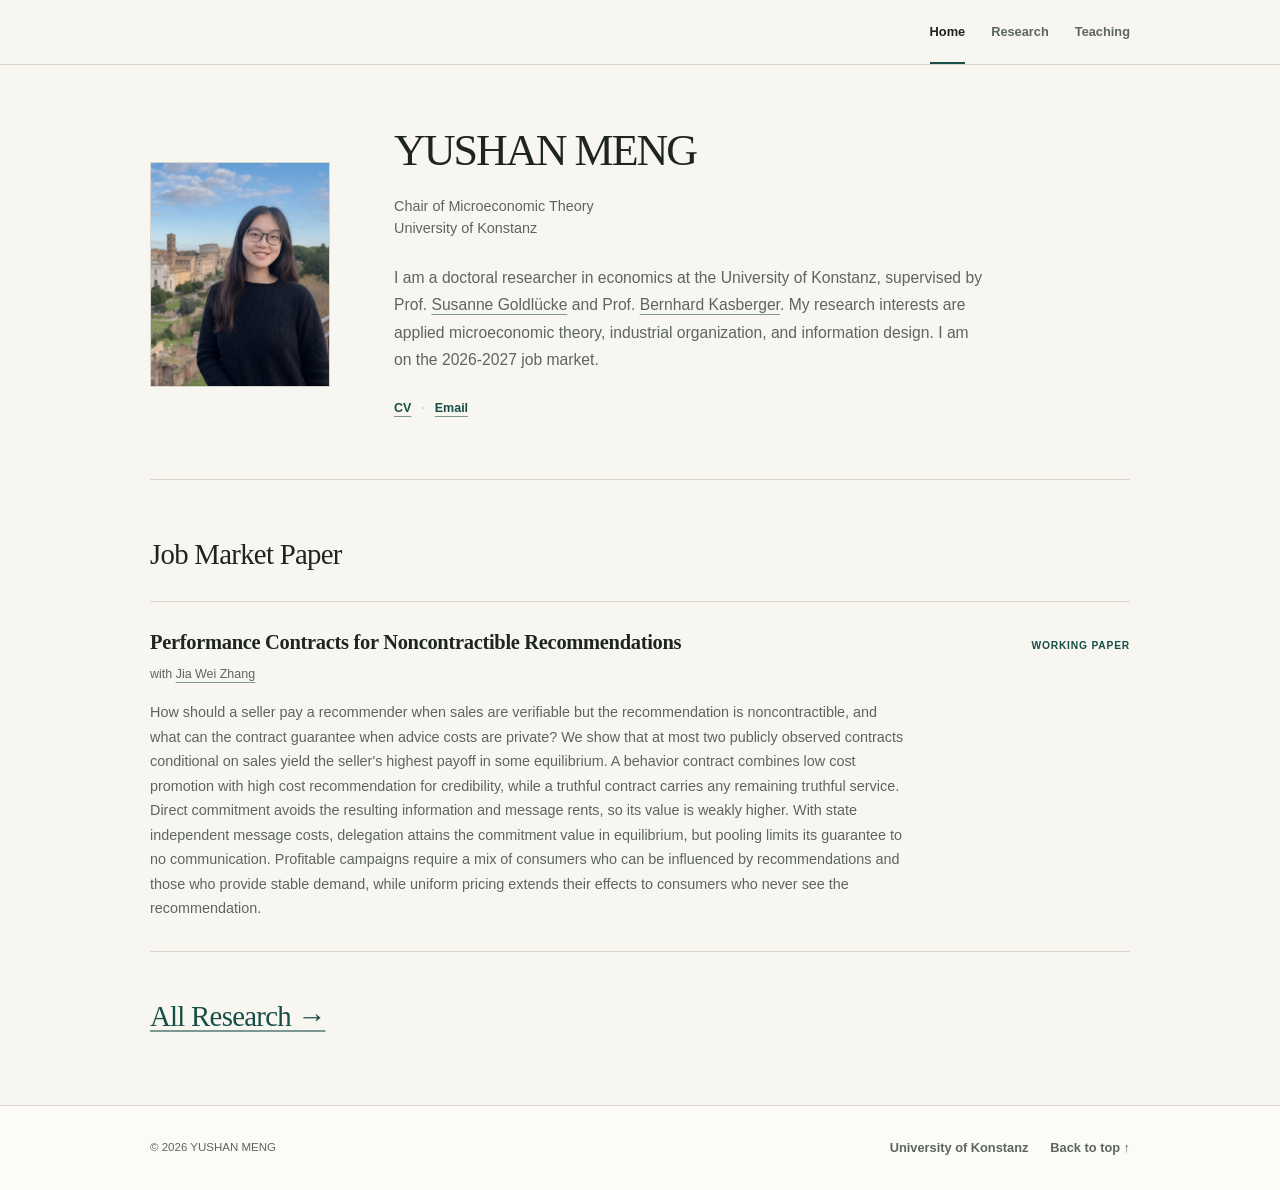
<file: index.html>
<!doctype html>
<html lang="en">
  <head>
    <meta charset="utf-8" />
    <meta name="viewport" content="width=device-width, initial-scale=1" />
    <meta
      name="description"
      content="YUSHAN MENG is a doctoral researcher in economics at the University of Konstanz."
    />
    <meta name="theme-color" content="#f8f6f1" />
    <link rel="canonical" href="https://yushanmeng.github.io/" />
    <meta property="og:title" content="YUSHAN MENG | Economics" />
    <meta
      property="og:description"
      content="Research and academic profile of YUSHAN MENG."
    />
    <meta property="og:type" content="website" />
    <meta property="og:url" content="https://yushanmeng.github.io/" />
    <meta
      property="og:image"
      content="https://yushanmeng.github.io/assets/yushan-meng-portrait.jpg"
    />
    <title>YUSHAN MENG | Economics</title>
    <link rel="icon" href="assets/favicon.svg" type="image/svg+xml" />
    <link rel="stylesheet" href="styles.css?v=20261111-1" />
  </head>
  <body>
    <a class="skip-link" href="#main-content">Skip to content</a>

    <header class="site-header">
      <div class="shell header-inner">
        <nav class="site-nav" aria-label="Primary navigation">
          <a class="active" href="index.html" aria-current="page">Home</a>
          <a href="research.html">Research</a>
          <a href="teaching.html">Teaching</a>
        </nav>
      </div>
    </header>

    <main id="main-content">
      <section class="profile shell" aria-labelledby="profile-name">
        <div class="profile-copy">
          <h1 id="profile-name">YUSHAN MENG</h1>
          <p class="affiliation">
            <a
              href="https://www.wiwi.uni-konstanz.de/goldluecke/goldluecke/"
              rel="external"
            >Chair of Microeconomic Theory</a><br />
            <a href="https://www.uni-konstanz.de/en/" rel="external">University of Konstanz</a>
          </p>
          <p class="profile-intro">
            I am a doctoral researcher in economics at the University of Konstanz,
            supervised by Prof.
            <a
              href="https://scholar.google.com/citations?user=0KGZBz8AAAAJ&amp;hl=de"
              rel="external noopener"
            >Susanne Goldlücke</a>
            and Prof.
            <a href="https://kasberger.github.io/" rel="external noopener">Bernhard Kasberger</a>.
            My research interests are applied microeconomic theory, industrial
            organization, and information design.
            I am on the 2026-2027 job market.
          </p>
          <div class="profile-links" aria-label="Contact links">
            <a href="assets/yushan-meng-cv-2026-11-16.pdf">CV</a>
            <a
              href="mailto:yushan.2.meng@uni-konstanz.de"
              aria-label="Email YUSHAN MENG at yushan.2.meng@uni-konstanz.de"
            >Email</a>
          </div>
        </div>

        <picture class="profile-photo">
          <source
            srcset="assets/yushan-meng-portrait-480.jpg 480w, assets/yushan-meng-portrait.jpg 1122w"
            sizes="(max-width: 680px) 150px, 180px"
            type="image/jpeg"
          />
          <img
            src="assets/yushan-meng-portrait.jpg"
            alt="Portrait of YUSHAN MENG"
            width="1122"
            height="1402"
            decoding="async"
            fetchpriority="high"
          />
        </picture>
      </section>

      <section class="home-section shell" id="research" aria-label="Research">
        <section class="home-research-group" aria-labelledby="job-market-paper-heading">
          <div class="section-title-row">
            <div>
              <h2 id="job-market-paper-heading">Job Market Paper</h2>
            </div>
          </div>

          <div class="research-list">
            <article class="research-item">
              <div class="paper-heading-row">
                <h3>
                  <a
                    href="https://drive.google.com/file/d/1t8I0Aw5IlfiXpZcfhOZvRgl4CzvBjS3E/view?usp=share_link"
                    rel="external noopener"
                  >Performance Contracts for Noncontractible Recommendations</a>
                </h3>
                <span class="paper-status">Working paper</span>
              </div>
              <p class="paper-meta">
                with <a href="https://jiaweizhang1.com/" rel="external noopener">Jia Wei Zhang</a>
              </p>
              <p class="paper-summary">
                How should a seller pay a recommender when sales are verifiable but the
                recommendation is noncontractible, and what can the contract guarantee
                when advice costs are private? We show that at most two publicly observed
                contracts conditional on sales yield the seller's highest payoff in some
                equilibrium. A behavior contract combines low cost promotion with high
                cost recommendation for credibility, while a truthful contract carries
                any remaining truthful service. Direct commitment avoids the resulting
                information and message rents, so its value is weakly higher. With state
                independent message costs, delegation attains the commitment value in
                equilibrium, but pooling limits its guarantee to no communication.
                Profitable campaigns require a mix of consumers who can be influenced by
                recommendations and those who provide stable demand, while uniform pricing
                extends their effects to consumers who never see the recommendation.
              </p>
            </article>
          </div>
        </section>

        <section class="home-research-group" aria-labelledby="all-research-heading">
          <div class="section-title-row section-title-row--standalone">
            <div>
              <h2 id="all-research-heading">
                <a class="section-heading-link" href="research.html">All Research <span aria-hidden="true">→</span></a>
              </h2>
            </div>
          </div>
        </section>
      </section>
    </main>

    <footer class="site-footer">
      <div class="shell footer-inner">
        <p>© <span id="year">2026</span> YUSHAN MENG</p>
        <div class="footer-links">
          <a href="https://www.uni-konstanz.de/en/" rel="external noopener">University of Konstanz</a>
          <a href="#main-content">Back to top ↑</a>
        </div>
      </div>
    </footer>

    <script>
      document.getElementById("year").textContent = new Date().getFullYear();
    </script>
  </body>
</html>
</file>
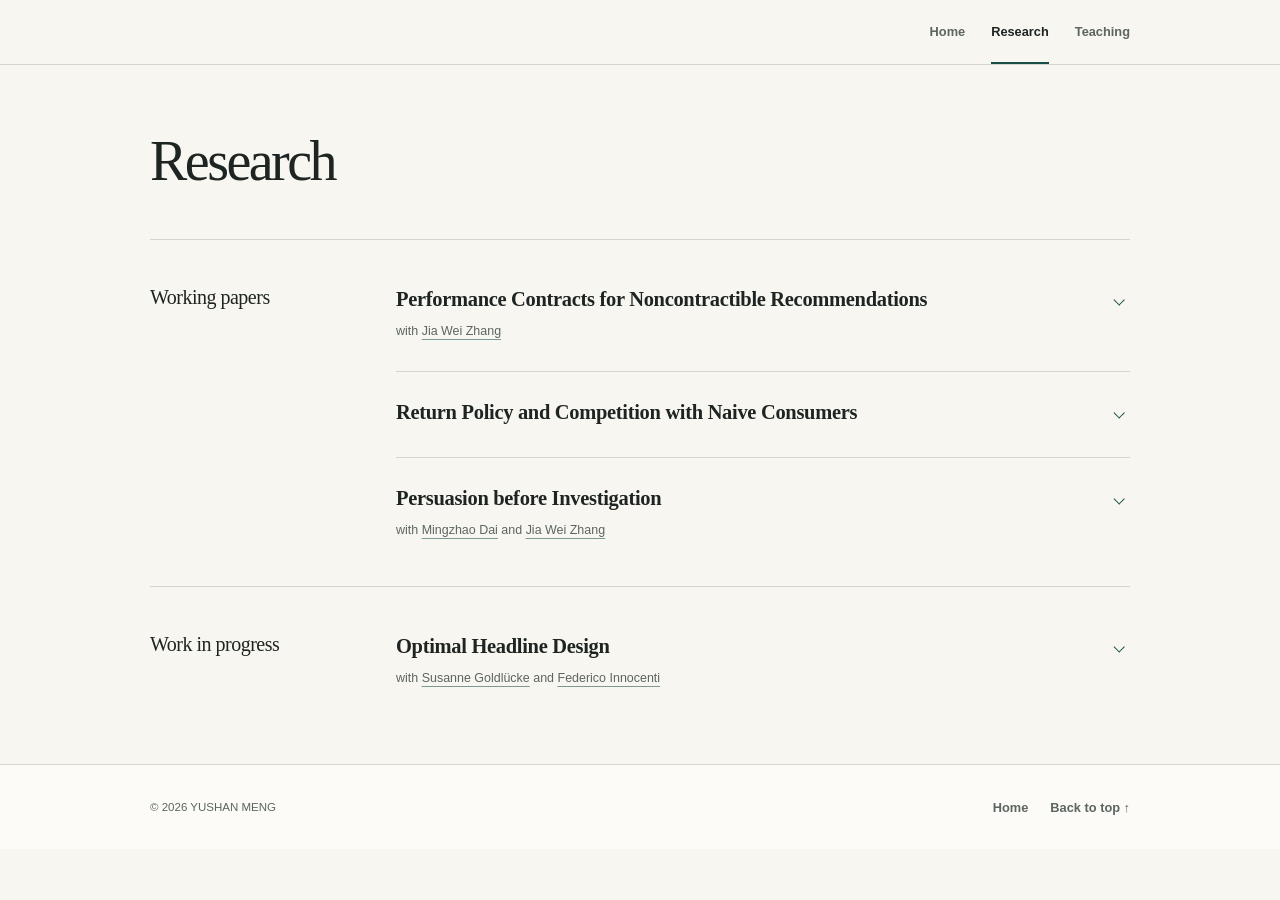
<file: research.html>
<!doctype html>
<html lang="en">
  <head>
    <meta charset="utf-8" />
    <meta name="viewport" content="width=device-width, initial-scale=1" />
    <meta
      name="description"
      content="Working papers and research projects by YUSHAN MENG."
    />
    <meta name="theme-color" content="#f8f6f1" />
    <link rel="canonical" href="https://yushanmeng.github.io/research.html" />
    <title>Research | YUSHAN MENG</title>
    <link rel="icon" href="assets/favicon.svg" type="image/svg+xml" />
    <link rel="stylesheet" href="styles.css?v=20261111-1" />
  </head>
  <body>
    <a class="skip-link" href="#main-content">Skip to content</a>

    <header class="site-header">
      <div class="shell header-inner">
        <nav class="site-nav" aria-label="Primary navigation">
          <a href="index.html">Home</a>
          <a class="active" href="research.html" aria-current="page">Research</a>
          <a href="teaching.html">Teaching</a>
        </nav>
      </div>
    </header>

    <main id="main-content" class="shell">
      <header class="page-intro">
        <h1>Research</h1>
      </header>

      <section class="research-section" aria-labelledby="working-paper-heading">
        <div class="section-label">
          <h2 id="working-paper-heading">Working papers</h2>
        </div>
        <div class="research-list">
          <article class="research-item">
            <div class="paper-heading-row paper-heading-row--toggle">
              <h3>
                <a
                  href="https://drive.google.com/file/d/1t8I0Aw5IlfiXpZcfhOZvRgl4CzvBjS3E/view?usp=share_link"
                  rel="external noopener"
                >Performance Contracts for Noncontractible Recommendations</a>
              </h3>
              <button
                class="research-toggle"
                type="button"
                aria-expanded="false"
                aria-controls="performance-contracts-details"
                aria-label="Show details for Performance Contracts for Noncontractible Recommendations"
                hidden
              ></button>
            </div>
            <p class="paper-meta">
              with <a href="https://jiaweizhang1.com/" rel="external noopener">Jia Wei Zhang</a>
            </p>
            <div id="performance-contracts-details" class="paper-details">
              <p class="paper-summary">
                How should a seller pay a recommender when sales are verifiable but the
                recommendation is noncontractible, and what can the contract guarantee
                when advice costs are private? We show that at most two publicly observed
                contracts conditional on sales yield the seller's highest payoff in some
                equilibrium. A behavior contract combines low cost promotion with high
                cost recommendation for credibility, while a truthful contract carries
                any remaining truthful service. Direct commitment avoids the resulting
                information and message rents, so its value is weakly higher. With state
                independent message costs, delegation attains the commitment value in
                equilibrium, but pooling limits its guarantee to no communication.
                Profitable campaigns require a mix of consumers who can be influenced by
                recommendations and those who provide stable demand, while uniform pricing
                extends their effects to consumers who never see the recommendation.
              </p>
              <p class="paper-keywords">
                performance contracts · limited commitment · strategic communication · recommendations · uniform pricing
              </p>
            </div>
          </article>

          <article class="research-item">
            <div class="paper-heading-row paper-heading-row--toggle">
              <h3>
                <a
                  href="https://drive.google.com/file/d/1Tzufn-Ybz1hatm-T7c4R4mDlIRQjpJe-/view?usp=share_link"
                  rel="external noopener"
                >Return Policy and Competition with Naive Consumers</a>
              </h3>
              <button
                class="research-toggle"
                type="button"
                aria-expanded="false"
                aria-controls="return-policy-details"
                aria-label="Show details for Return Policy and Competition with Naive Consumers"
                hidden
              ></button>
            </div>
            <div id="return-policy-details" class="paper-details">
              <p class="paper-summary">
                We study how a mandatory return policy affects prices and quality when
                some consumers mistake inferior products for superior ones. Under
                monopoly, this policy raises welfare only when it induces a switch from
                inferior to superior quality. If quality remains inferior, realized
                returns destroy surplus. Under duopoly, introducing the return policy
                strictly raises the probability of superior quality and lowers each
                seller’s equilibrium profit. Returns also make the net revenue from an
                inferior product hump-shaped, so the equilibrium price supports either
                meet at a quality cutoff or are separated by a gap. Better quality does
                not always raise welfare because realized returns consume resources. With
                N sellers, competition benefits sophisticated consumers but can ultimately
                leave naive consumers purchasing inferior products.
              </p>
            </div>
          </article>

          <article class="research-item">
            <div class="paper-heading-row paper-heading-row--toggle">
              <h3>Persuasion before Investigation</h3>
              <button
                class="research-toggle"
                type="button"
                aria-expanded="false"
                aria-controls="persuade-before-evidence-details"
                aria-label="Show details for Persuasion before Investigation"
                hidden
              ></button>
            </div>
            <p class="paper-meta">
              with <a href="https://mdai-econ.com/" rel="external noopener">Mingzhao Dai</a>
              and <a href="https://jiaweizhang1.com/" rel="external noopener">Jia Wei Zhang</a>
            </p>
            <div id="persuade-before-evidence-details" class="paper-details">
              <p class="paper-summary">
                We study how media power affects costly evidence acquisition in a
                disclosure game with competing senders. Public persuasion changes both
                receiver beliefs and incentives to produce hard evidence. Asymmetric
                media access lets an advantaged sender avoid acquisition, while symmetric
                access can reveal information at low costs but suppress evidence
                production when costs are high.
              </p>
            </div>
          </article>
        </div>
      </section>

      <!-- FUTURE JOB MARKET PAPER
      Uncomment this section when the job market paper is ready.
      <section class="research-section" aria-labelledby="job-market-heading">
        <div class="section-label">
          <h2 id="job-market-heading">Job market paper</h2>
        </div>
        <article class="research-item research-item-full research-item-reserved">
          <div class="paper-heading-row">
            <h3>Details forthcoming</h3>
            <span class="paper-status">Future</span>
          </div>
          <p class="paper-summary">
            This section is reserved for the future job market paper and its abstract,
            draft, and presentation materials.
          </p>
        </article>
      </section>
      -->

      <section class="research-section" aria-labelledby="work-in-progress-heading">
        <div class="section-label">
          <h2 id="work-in-progress-heading">Work in progress</h2>
        </div>
        <div class="research-list">
          <article class="research-item">
            <div class="paper-heading-row paper-heading-row--toggle">
              <h3>Optimal Headline Design</h3>
              <button
                class="research-toggle"
                type="button"
                aria-expanded="false"
                aria-controls="optimal-headline-design-details"
                aria-label="Show details for Optimal Headline Design"
                hidden
              ></button>
            </div>
            <p class="paper-meta">
              with <a href="https://scholar.google.com/citations?user=0KGZBz8AAAAJ&amp;hl=de" rel="external noopener">Susanne Goldlücke</a>
              and <a href="https://federicoinnocenti.com/" rel="external noopener">Federico Innocenti</a>
            </p>
            <div id="optimal-headline-design-details" class="paper-details">
              <p class="paper-summary">
                We study the Bayesian persuasion problem of a sender, such as a news
                outlet, who seeks both to attract the receiver's attention and to
                persuade her. The sender commits to an article, which is an experiment
                about the state, and a headline, which is a garbling of the article.
                The receiver observes the headline for free and can read the article
                at a cost. This is equivalent to the sender randomizing over experiments
                and the receiver paying to learn which one generated its realization.
                If the sender cares only about attention, the article is fully
                revealing, and the headline gives away as little as possible. If he
                cares only about persuasion, the article is redundant. When both
                motives are present, they conflict only if the information required
                for persuasion is not worth reading. With two states, as clicks
                become more valuable, the sender adds truth to the article and makes
                the headline less informative, trading persuasion for clicks. The
                receiver is better off facing a sender who cares only about persuasion
                if the sender knows the reading cost, but not necessarily otherwise.
              </p>
            </div>
          </article>
        </div>
      </section>
    </main>

    <footer class="site-footer">
      <div class="shell footer-inner">
        <p>© <span id="year">2026</span> YUSHAN MENG</p>
        <div class="footer-links">
          <a href="index.html">Home</a>
          <a href="#main-content">Back to top ↑</a>
        </div>
      </div>
    </footer>

    <script>
      document.getElementById("year").textContent = new Date().getFullYear();

      document.querySelectorAll(".research-toggle").forEach((toggle) => {
        const panel = document.getElementById(toggle.getAttribute("aria-controls"));
        const title = toggle.closest(".research-item").querySelector("h3").textContent.trim();

        if (!panel) return;

        panel.hidden = true;
        toggle.hidden = false;

        toggle.addEventListener("click", () => {
          const expanded = toggle.getAttribute("aria-expanded") !== "true";
          toggle.setAttribute("aria-expanded", String(expanded));
          toggle.setAttribute("aria-label", `${expanded ? "Hide" : "Show"} details for ${title}`);
          panel.hidden = !expanded;
        });
      });
    </script>
  </body>
</html>
</file>
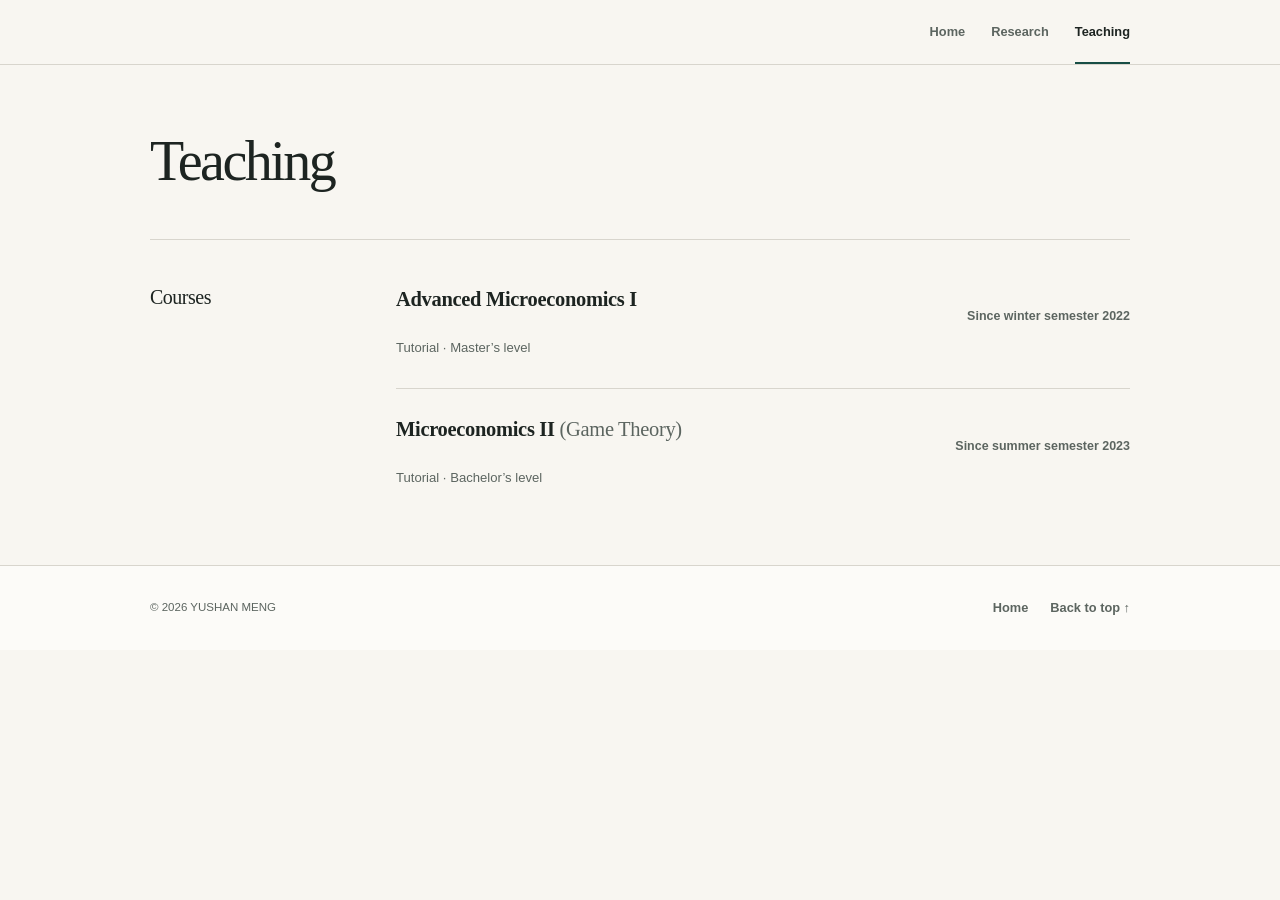
<file: teaching.html>
<!doctype html>
<html lang="en">
  <head>
    <meta charset="utf-8" />
    <meta name="viewport" content="width=device-width, initial-scale=1" />
    <meta
      name="description"
      content="Teaching experience in economics by YUSHAN MENG at the University of Konstanz."
    />
    <meta name="theme-color" content="#f8f6f1" />
    <link rel="canonical" href="https://yushanmeng.github.io/teaching.html" />
    <title>Teaching | YUSHAN MENG</title>
    <link rel="icon" href="assets/favicon.svg" type="image/svg+xml" />
    <link rel="stylesheet" href="styles.css?v=20261111-1" />
  </head>
  <body>
    <a class="skip-link" href="#main-content">Skip to content</a>

    <header class="site-header">
      <div class="shell header-inner">
        <nav class="site-nav" aria-label="Primary navigation">
          <a href="index.html">Home</a>
          <a href="research.html">Research</a>
          <a class="active" href="teaching.html" aria-current="page">Teaching</a>
        </nav>
      </div>
    </header>

    <main id="main-content" class="shell">
      <header class="page-intro">
        <h1>Teaching</h1>
      </header>

      <section class="teaching-section" aria-labelledby="courses-heading">
        <div class="section-label">
          <h2 id="courses-heading">Courses</h2>
        </div>

        <div class="course-list">
          <article class="course-item">
            <div class="course-heading-row">
              <div>
                <h3>Advanced Microeconomics I</h3>
              </div>
              <p class="course-term">Since winter semester 2022</p>
            </div>
            <p class="course-details">Tutorial · Master’s level</p>
          </article>

          <article class="course-item">
            <div class="course-heading-row">
              <div>
                <h3>Microeconomics II <span>(Game Theory)</span></h3>
              </div>
              <p class="course-term">Since summer semester 2023</p>
            </div>
            <p class="course-details">Tutorial · Bachelor’s level</p>
          </article>
        </div>
      </section>
    </main>

    <footer class="site-footer">
      <div class="shell footer-inner">
        <p>© <span id="year">2026</span> YUSHAN MENG</p>
        <div class="footer-links">
          <a href="index.html">Home</a>
          <a href="#main-content">Back to top ↑</a>
        </div>
      </div>
    </footer>

    <script>
      document.getElementById("year").textContent = new Date().getFullYear();
    </script>
  </body>
</html>
</file>
<file: styles.css>
:root {
  --ink: #1d2421;
  --ink-soft: #5c6560;
  --paper: #f8f6f1;
  --paper-clear: #fcfbf8;
  --line: #d8d5cd;
  --accent: #174e45;
  --accent-soft: #e3ece8;
  --serif: Georgia, "Times New Roman", Times, serif;
  --sans: Inter, ui-sans-serif, -apple-system, BlinkMacSystemFont, "Segoe UI", sans-serif;
  --shell: min(980px, calc(100% - 44px));
}

* {
  box-sizing: border-box;
}

html {
  scroll-behavior: smooth;
}

body {
  margin: 0;
  color: var(--ink);
  background: var(--paper);
  font-family: var(--sans);
  font-size: 16px;
  line-height: 1.65;
  -webkit-font-smoothing: antialiased;
}

a {
  color: inherit;
  text-decoration-color: color-mix(in srgb, var(--accent) 55%, transparent);
  text-underline-offset: 4px;
}

a:hover,
a:focus-visible {
  color: var(--accent);
  text-decoration-color: currentColor;
}

.shell {
  width: var(--shell);
  margin-inline: auto;
}

.skip-link {
  position: fixed;
  z-index: 20;
  top: 12px;
  left: 12px;
  padding: 7px 12px;
  color: white;
  background: var(--accent);
  transform: translateY(-160%);
}

.skip-link:focus {
  transform: translateY(0);
}

.site-header {
  position: sticky;
  z-index: 10;
  top: 0;
  border-bottom: 1px solid var(--line);
  background: var(--paper);
  background: color-mix(in srgb, var(--paper) 94%, transparent);
  -webkit-backdrop-filter: blur(12px);
  backdrop-filter: blur(12px);
}

.header-inner,
.footer-inner {
  display: flex;
  align-items: center;
  justify-content: space-between;
}

.header-inner {
  min-height: 64px;
  justify-content: flex-end;
}

.wordmark {
  font-family: var(--serif);
  font-size: 1.05rem;
  font-weight: 700;
  letter-spacing: -0.01em;
  text-decoration: none;
}

.site-nav,
.footer-links,
.profile-links,
.paper-links {
  display: flex;
  align-items: center;
  flex-wrap: wrap;
}

.site-nav {
  gap: 26px;
}

.site-nav a,
.footer-links a {
  color: var(--ink-soft);
  font-size: 0.8rem;
  font-weight: 650;
  text-decoration: none;
}

.site-nav a {
  padding-block: 21px 19px;
  border-bottom: 2px solid transparent;
}

.site-nav a.active {
  border-bottom-color: var(--accent);
  color: var(--ink);
}

.profile {
  display: grid;
  grid-template-columns: 180px minmax(0, 1fr);
  gap: clamp(42px, 6vw, 64px);
  align-items: center;
  padding-block: 64px 60px;
}

.profile-copy {
  grid-column: 2;
  grid-row: 1;
}

.eyebrow {
  margin: 0 0 14px;
  color: var(--accent);
  font-size: 0.68rem;
  font-weight: 800;
  letter-spacing: 0.15em;
  line-height: 1.35;
  text-transform: uppercase;
}

.profile h1,
.page-intro h1 {
  margin: 0;
  font-family: var(--serif);
  font-weight: 400;
  letter-spacing: -0.045em;
  line-height: 1;
}

.profile h1 {
  font-size: clamp(2.2rem, 3.5vw, 2.75rem);
}

.affiliation {
  margin: 22px 0 0;
  color: var(--ink-soft);
  font-size: 0.9rem;
  line-height: 1.55;
}

.affiliation a {
  text-decoration: none;
}

.profile-intro {
  max-width: 590px;
  margin: 24px 0 0;
  color: var(--ink-soft);
  font-size: 0.98rem;
  line-height: 1.75;
}

.profile-links {
  gap: 0;
  margin-top: 25px;
}

.profile-links a {
  color: var(--accent);
  font-size: 0.78rem;
  font-weight: 700;
}

.profile-links a + a::before {
  display: inline-block;
  margin-inline: 10px;
  color: var(--line);
  content: "·";
}

.profile-photo {
  display: block;
  grid-column: 1;
  grid-row: 1;
  width: 180px;
  aspect-ratio: 4 / 5;
  overflow: hidden;
  justify-self: start;
  border: 1px solid var(--line);
}

.profile-photo img {
  display: block;
  width: 100%;
  height: 100%;
  object-fit: cover;
  object-position: center 36%;
  transform: scale(1.12);
  transform-origin: center 36%;
}

.home-section {
  padding-block: 58px 72px;
  border-top: 1px solid var(--line);
}

.home-research-group + .home-research-group {
  margin-top: 48px;
}

.section-title-row {
  display: flex;
  align-items: flex-end;
  justify-content: space-between;
  gap: 32px;
  margin-bottom: 30px;
}

.section-title-row h2,
.section-label h2 {
  margin: 0;
  font-family: var(--serif);
  font-weight: 400;
  letter-spacing: -0.025em;
  line-height: 1.15;
}

.section-title-row h2 {
  font-size: 1.8rem;
}

.section-heading-link {
  color: var(--accent);
}

.section-title-row--standalone {
  margin-bottom: 0;
}

.research-list {
  border-top: 1px solid var(--line);
}

.research-item {
  padding-block: 27px 30px;
  border-bottom: 1px solid var(--line);
}

.paper-heading-row {
  display: flex;
  align-items: baseline;
  justify-content: space-between;
  gap: 30px;
}

.research-toggle {
  width: 2rem;
  height: 2rem;
  display: grid;
  flex: none;
  place-items: center;
  align-self: center;
  margin: -0.3rem -0.35rem -0.3rem 0;
  padding: 0;
  border: 0;
  border-radius: 50%;
  color: var(--accent);
  background: transparent;
  cursor: pointer;
}

.research-toggle[hidden] {
  display: none;
}

.research-toggle:hover {
  background: var(--accent-soft);
}

.research-toggle::after {
  width: 0.46rem;
  height: 0.46rem;
  border-right: 1.5px solid currentColor;
  border-bottom: 1.5px solid currentColor;
  content: "";
  transform: rotate(45deg);
  transition: transform 160ms ease;
}

.research-toggle[aria-expanded="true"]::after {
  transform: rotate(225deg);
}

.research-item h3 {
  margin: 0;
  font-family: var(--serif);
  font-size: 1.28rem;
  font-weight: 600;
  letter-spacing: -0.015em;
  line-height: 1.35;
}

.research-item h3 a {
  text-decoration: none;
}

.paper-status {
  flex: none;
  color: var(--accent);
  font-size: 0.64rem;
  font-weight: 800;
  letter-spacing: 0.08em;
  text-transform: uppercase;
}

.paper-meta,
.paper-summary,
.paper-keywords {
  max-width: 760px;
  color: var(--ink-soft);
}

.paper-meta {
  margin: 7px 0 0;
  font-size: 0.78rem;
}

.paper-meta a {
  color: var(--ink-soft);
}

.paper-summary {
  margin: 16px 0 0;
  font-size: 0.9rem;
  line-height: 1.7;
}

.paper-keywords {
  margin: 14px 0 0;
  font-size: 0.73rem;
  font-style: italic;
}

.paper-links {
  gap: 17px;
  margin-top: 17px;
}

.paper-links a {
  color: var(--accent);
  font-size: 0.7rem;
  font-weight: 800;
  letter-spacing: 0.05em;
  text-transform: uppercase;
}

.research-item-reserved {
  margin-top: 1px;
  padding-inline: 20px;
  border-left: 2px solid var(--accent);
  background: linear-gradient(90deg, var(--accent-soft), transparent 68%);
}

.page-intro {
  padding-block: 68px 50px;
}

.page-intro h1 {
  font-size: clamp(2.7rem, 5vw, 3.5rem);
}

.page-intro > p:last-child {
  max-width: 570px;
  margin: 20px 0 0;
  color: var(--ink-soft);
  font-family: var(--serif);
  font-size: 1.08rem;
}

.research-section {
  display: grid;
  grid-template-columns: 170px minmax(0, 1fr);
  gap: clamp(44px, 7vw, 76px);
  padding-block: 46px;
  border-top: 1px solid var(--line);
}

.research-section:last-of-type {
  padding-bottom: 76px;
}

.teaching-section {
  display: grid;
  grid-template-columns: 170px minmax(0, 1fr);
  gap: clamp(44px, 7vw, 76px);
  padding-block: 46px 76px;
  border-top: 1px solid var(--line);
}

.course-list {
  min-width: 0;
}

.course-item {
  padding-block: 27px 30px;
  border-bottom: 1px solid var(--line);
}

.course-item:first-child {
  padding-top: 0;
}

.course-item:last-child {
  padding-bottom: 0;
  border-bottom: 0;
}

.course-heading-row {
  display: flex;
  align-items: flex-start;
  justify-content: space-between;
  gap: 36px;
}

.course-role,
.course-term,
.course-details {
  margin: 0;
}

.course-role {
  margin-bottom: 4px;
  color: var(--accent);
  font-size: 0.64rem;
  font-weight: 800;
  letter-spacing: 0.08em;
  text-transform: uppercase;
}

.course-item h3 {
  margin: 0;
  font-family: var(--serif);
  font-size: 1.28rem;
  font-weight: 600;
  letter-spacing: -0.015em;
  line-height: 1.35;
}

.course-item h3 span {
  color: var(--ink-soft);
  font-weight: 400;
}

.course-term {
  flex: none;
  padding-top: 20px;
  color: var(--ink-soft);
  font-size: 0.78rem;
  font-weight: 650;
  white-space: nowrap;
}

.course-details {
  margin-top: 10px;
  color: var(--ink-soft);
  font-size: 0.82rem;
}

.research-section .research-list {
  border-top: 0;
}

.research-section .research-item:first-child {
  padding-top: 0;
}

.research-section .research-item:last-child {
  padding-bottom: 0;
  border-bottom: 0;
}

.section-label h2 {
  font-size: 1.25rem;
}

.research-item-full {
  padding-top: 0;
  border-bottom: 0;
}

.research-item-full.research-item-reserved {
  margin-top: 0;
  padding-block: 22px;
}

.site-footer {
  border-top: 1px solid var(--line);
  background: var(--paper-clear);
}

.footer-inner {
  min-height: 84px;
}

.footer-inner p {
  margin: 0;
  color: var(--ink-soft);
  font-size: 0.72rem;
}

.footer-links {
  gap: 22px;
}

*:focus-visible {
  outline: 2px solid var(--accent);
  outline-offset: 4px;
}

@media (max-width: 680px) {
  :root {
    --shell: calc(100% - 32px);
  }

  .header-inner {
    min-height: 58px;
  }

  .site-nav {
    gap: 18px;
  }

  .site-nav a {
    padding-block: 18px 16px;
  }

  .profile {
    grid-template-columns: 1fr;
    gap: 30px;
    padding-block: 48px 52px;
  }

  .profile-photo {
    grid-row: 1;
    grid-column: 1;
    width: min(42vw, 150px);
    justify-self: start;
  }

  .profile-copy {
    grid-column: 1;
    grid-row: 2;
  }

  .profile h1 {
    font-size: clamp(2.25rem, 10vw, 2.625rem);
  }

  .section-title-row {
    align-items: flex-start;
  }

  .paper-heading-row {
    align-items: flex-start;
    flex-direction: column;
    gap: 7px;
  }

  .paper-heading-row--toggle {
    flex-direction: row;
    gap: 16px;
  }

  .research-section {
    grid-template-columns: 1fr;
    gap: 25px;
    padding-block: 38px;
  }

  .teaching-section {
    grid-template-columns: 1fr;
    gap: 25px;
    padding-block: 38px 58px;
  }

  .course-heading-row {
    flex-direction: column;
    gap: 8px;
  }

  .course-term {
    padding-top: 0;
    white-space: normal;
  }

  .research-section:last-of-type {
    padding-bottom: 58px;
  }

  .footer-inner {
    align-items: flex-start;
    flex-direction: column;
    justify-content: center;
    gap: 9px;
    padding-block: 20px;
  }
}

@media (max-width: 430px) {
  .wordmark {
    font-size: 0.95rem;
  }

  .site-nav {
    gap: 12px;
  }

  .site-nav a {
    font-size: 0.7rem;
  }

  .profile-links {
    align-items: flex-start;
    flex-direction: column;
    gap: 7px;
  }

  .profile-links a + a::before {
    display: none;
  }

  .section-title-row {
    flex-direction: column;
    gap: 13px;
  }
}

@media (max-width: 360px) {
  .wordmark {
    font-size: 0.82rem;
  }

  .site-nav {
    gap: 9px;
  }

  .site-nav a {
    font-size: 0.66rem;
  }
}

@media (prefers-reduced-motion: reduce) {
  html {
    scroll-behavior: auto;
  }

  *,
  *::before,
  *::after {
    scroll-behavior: auto !important;
    transition-duration: 0.01ms !important;
  }
}
</file>
